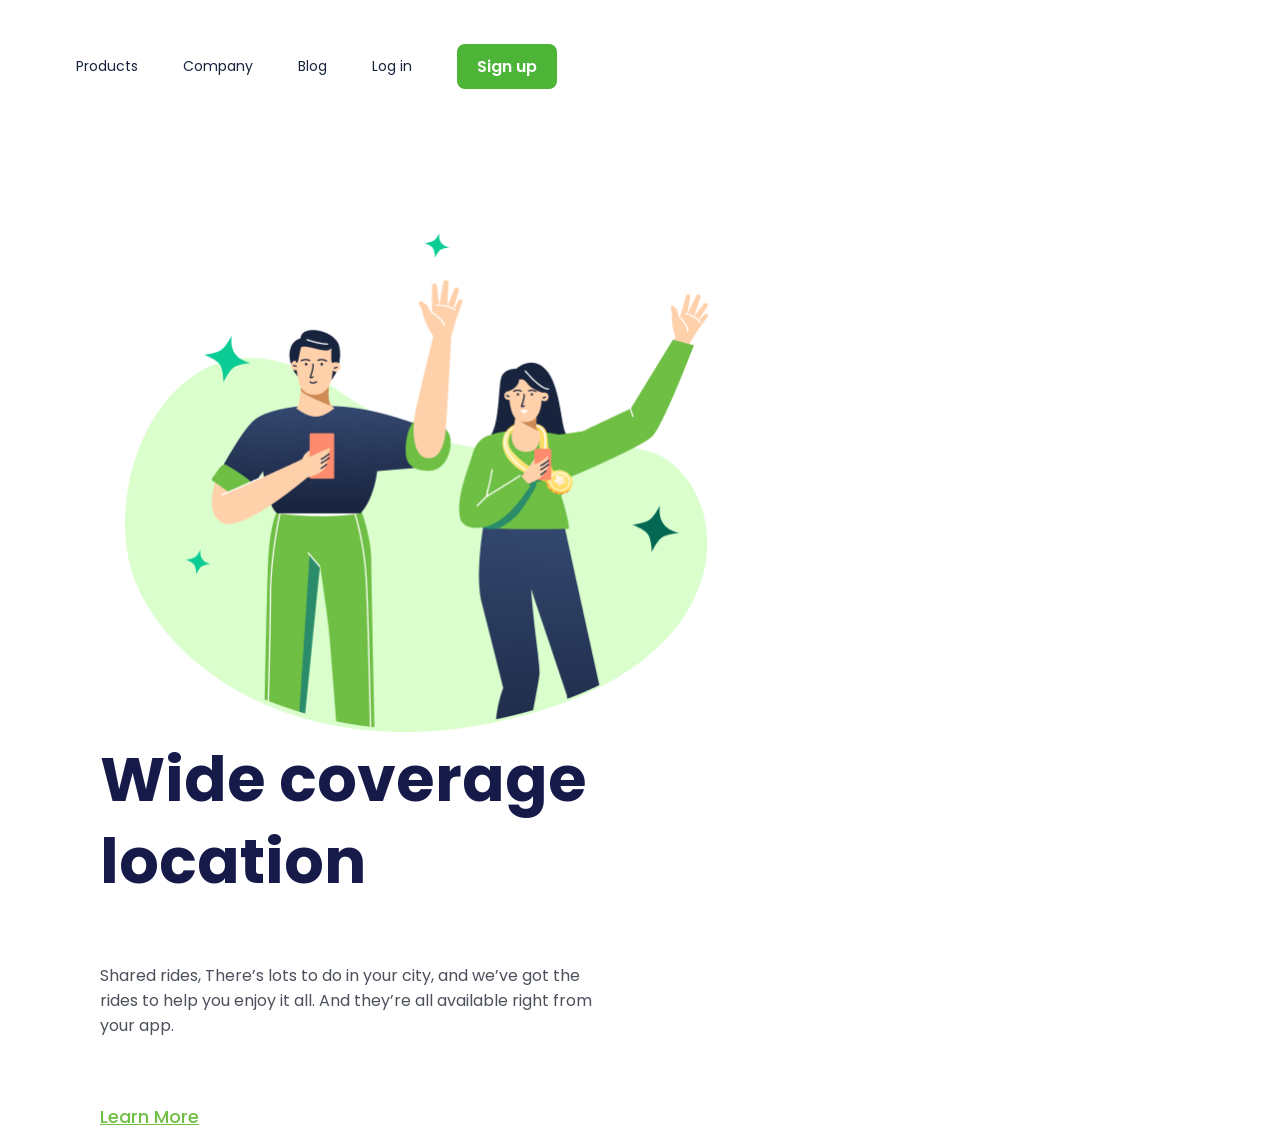
<file: index.html>
<!DOCTYPE html>
<html lang="pt-br">

<head>
    <meta charset="UTF-8">
    <meta name="viewport" content="width=device-width, initial-scale=1.0">
    <link rel="preconnect" href="https://fonts.googleapis.com">
    <link rel="preconnect" href="https://fonts.gstatic.com" crossorigin>
    <link
        href="https://fonts.googleapis.com/css2?family=Poppins:wght@100;200;300;400;500;600;700;800;900&display=swap"
        rel="stylesheet">
    <link rel="stylesheet" href="./styles.css">
    <title>Wide Coverage Locations - Your City Rides</title>
</head>

<body>
    <!-- Cabeçalho com links de navegação -->
    <header>
        <a class="link-header" href="#">Products</a>
        <a class="link-header" href="#">Company</a>
        <a class="link-header" href="#">Blog</a>
        <a class="link-header" href="#">Log in</a>
        <button id="signup-button">Sign up</button>
    </header>

    <main>
        <!-- Imagem principal -->
        <img src="./img/image-logo-deasafio-01.png" 
             alt="Imagem de congratulação mostrando uma mensagem positiva e 40 pontos ganhos">

        <!-- Seção de conteúdo -->
        <section>
            <h1>Wide coverage location</h1>
            <p>Shared rides, There’s lots to do in your city, and we’ve got the rides to help you enjoy it all. And
                they’re all available right from your app.</p>
            <a id="link-learn" href="#">Learn More</a>
        </section>
    </main>
</body>

</html>
</file>
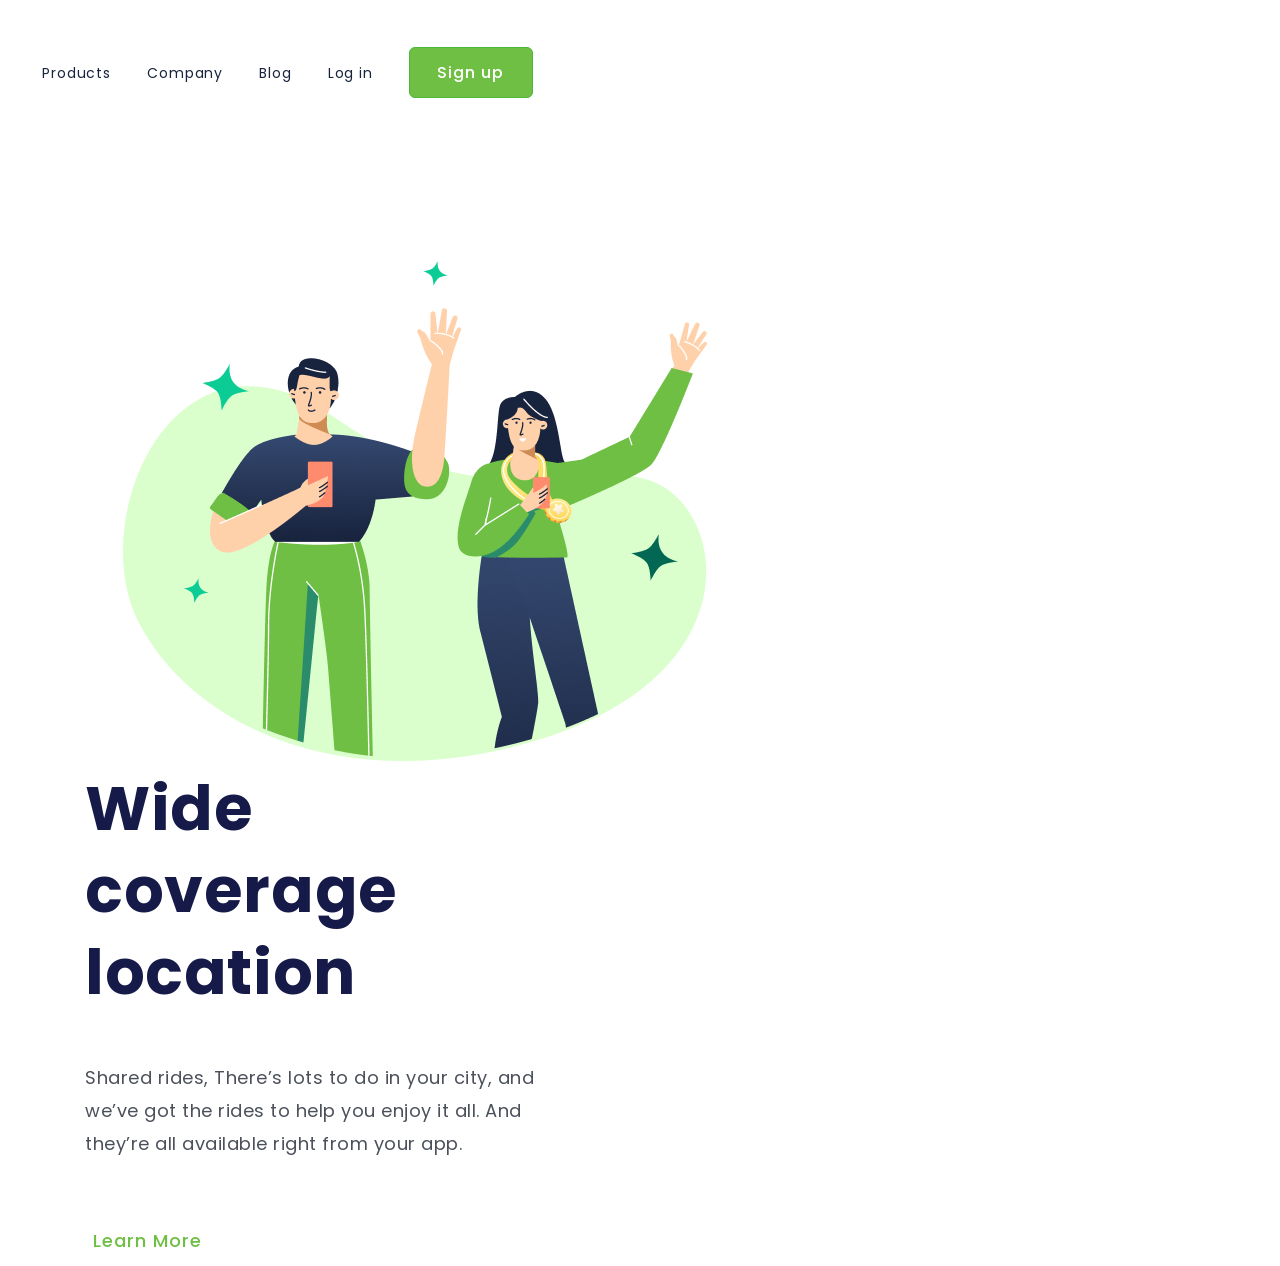
<file: resolução-index.html>
<!DOCTYPE html>
<html lang="en">

<head>
    <meta charset="UTF-8">
    <meta name="viewport" content="width=device-width, initial-scale=1.0">
    <link rel="stylesheet" href="./resolução-styles.css">
    <link rel="preconnect" href="https://fonts.googleapis.com">
    <link rel="preconnect" href="https://fonts.gstatic.com" crossorigin>
    <link href="https://fonts.googleapis.com/css2?family=Poppins:wght@100;200;300;400;500;600;700;800;900&display=swap"
        rel="stylesheet">
    <title>resolução-desafio</title>
</head>

<body>
    <header>
        <a class="link-menu">Products</a>
        <a class="link-menu">Company</a>
        <a class="link-menu">Blog</a>
        <a class="link-menu">Log in</a>
        <button class="button-sign-up">Sign up</button>
    </header>
    <main>
        <img src="./img/image-logo-deasafio-01.png" alt="logo-image">
        <section>
            <h1>
                Wide coverage location
            </h1>
            <p>
                Shared rides, There’s lots to do in your city, and we’ve got the rides to help you enjoy it all. And
                they’re
                all available right from your app.
            </p>
            <button class="button-learn-more">Learn More</button>
        </section>
    </main>
</body>

</html>
</file>
<file: styles.css>
* {
    font-family: "Poppins", serif;
    margin: 0;
    padding: 0;
    box-sizing: border-box;
}

header {
    display: flex;
    justify-content: flex-start;
    align-items: center;
    gap: 45px;
    margin: 44px 0 144px 76px;
}

.link-header {
    cursor: pointer;
    text-decoration: none;
    color: #17233d;
    font-size: 14px;
    font-weight: 400;
    line-height: 21px;
}

#signup-button {
    background-color: #4cb538;
    color: #ffffff;
    border: none;
    border-radius: 8px;
    padding: 10px 20px;
    font-size: 16px;
    font-weight: 600;
    cursor: pointer;
    transition: background-color 0.3s ease;

}

#signup-button:hover {
    background-color: #68b35a;

}

img {
    width: 100%; 
    max-width: 595.18px; 
    height: auto; 
    margin-left: 125px;
    display: inline-block;
}

section {
    display: inline-block;
    width: 600px;
    margin-left: 100px;
  
}

h1 {
    font-weight: 700;
    font-size: 62px;
    line-height: 82px;
    color: #161a49;
    
}

p {
    width: 100%; /* Responsivo */
    max-width: 493px; /* Limite */
    height: auto; /* Remove altura fixa */
    margin-top: 60px;
    margin-bottom: 65px;
    color:#4b505a;
}

#link-learn {
    font-weight: 500;
    font-size: 18px;
    line-height: 27px;
    color: #6fbf44;
    cursor: pointer;
}

#link-learn:hover {
    text-decoration: underline; 
    color: #4cb538; 
}
</file>
<file: resolução-styles.css>
* {
    font-family: "Poppins", serif;
    margin: 0;
    padding: 0;
    box-sizing: border-box;
}

header {
    margin-top: 47px;
    margin-left: 42px;
}

.link-menu {
    font-weight: 400;
    font-size: 14px;
    line-height: 21px;
    text-align: center;
    letter-spacing: 0.875px;
    color: #17233d;
    margin-right: 32px;
    cursor: pointer;
}

.button-sign-up {
    background-color: #6fbf44;
    border: 1px solid #4cb53b;
    border-radius: 6px;
    width: 124px;
    height: 51px;
    cursor: pointer;
    font-weight: 500;
    font-size: 16px;
    line-height: 24px;
    letter-spacing: 1px;
    color: #ffffff;
}

img {
    margin: 163px 0 0 123px;
    display: inline-block;
}

section {
    display: inline-block;
    margin-left: 85px;
    width: 493px;
}

h1 {
    font-weight: 700;
    font-size: 62px;
    line-height: 82px;
    letter-spacing: 0.596154px;
    color: #161a49;
    
}

p {
    font-weight: 400;
    font-size: 18px;
    line-height: 33px;
    letter-spacing: 0.5px;
    color: #4b505a;
    margin-top: 47px;
    margin-bottom: 55px;
    
}

.button-learn-more {
    font-weight: 500;
    font-size: 18px;
    line-height: 27px;
    letter-spacing: 1px;
    color: #6fbf44;
    background-color: transparent;
    border: none;
    cursor: pointer;
    border-radius: 6px;
    width: 124px;
    height: 51px;

}
</file>
